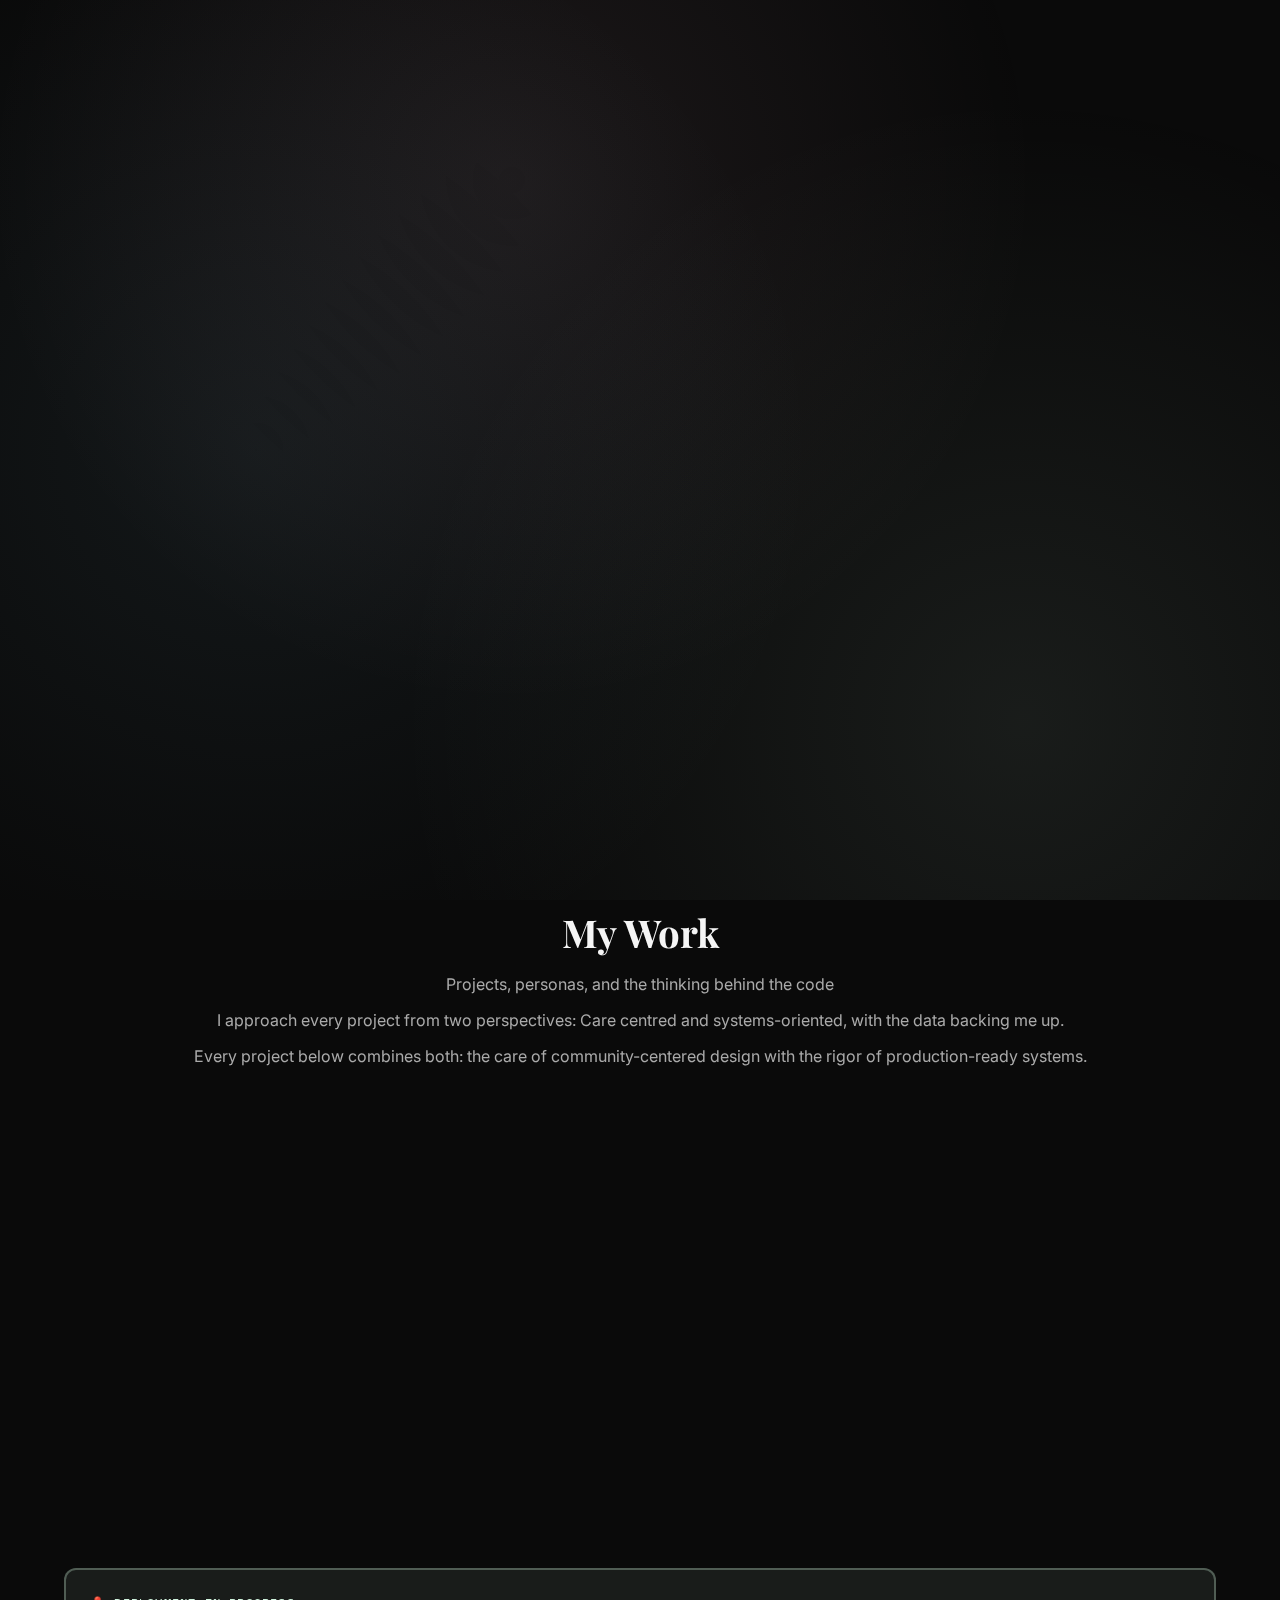
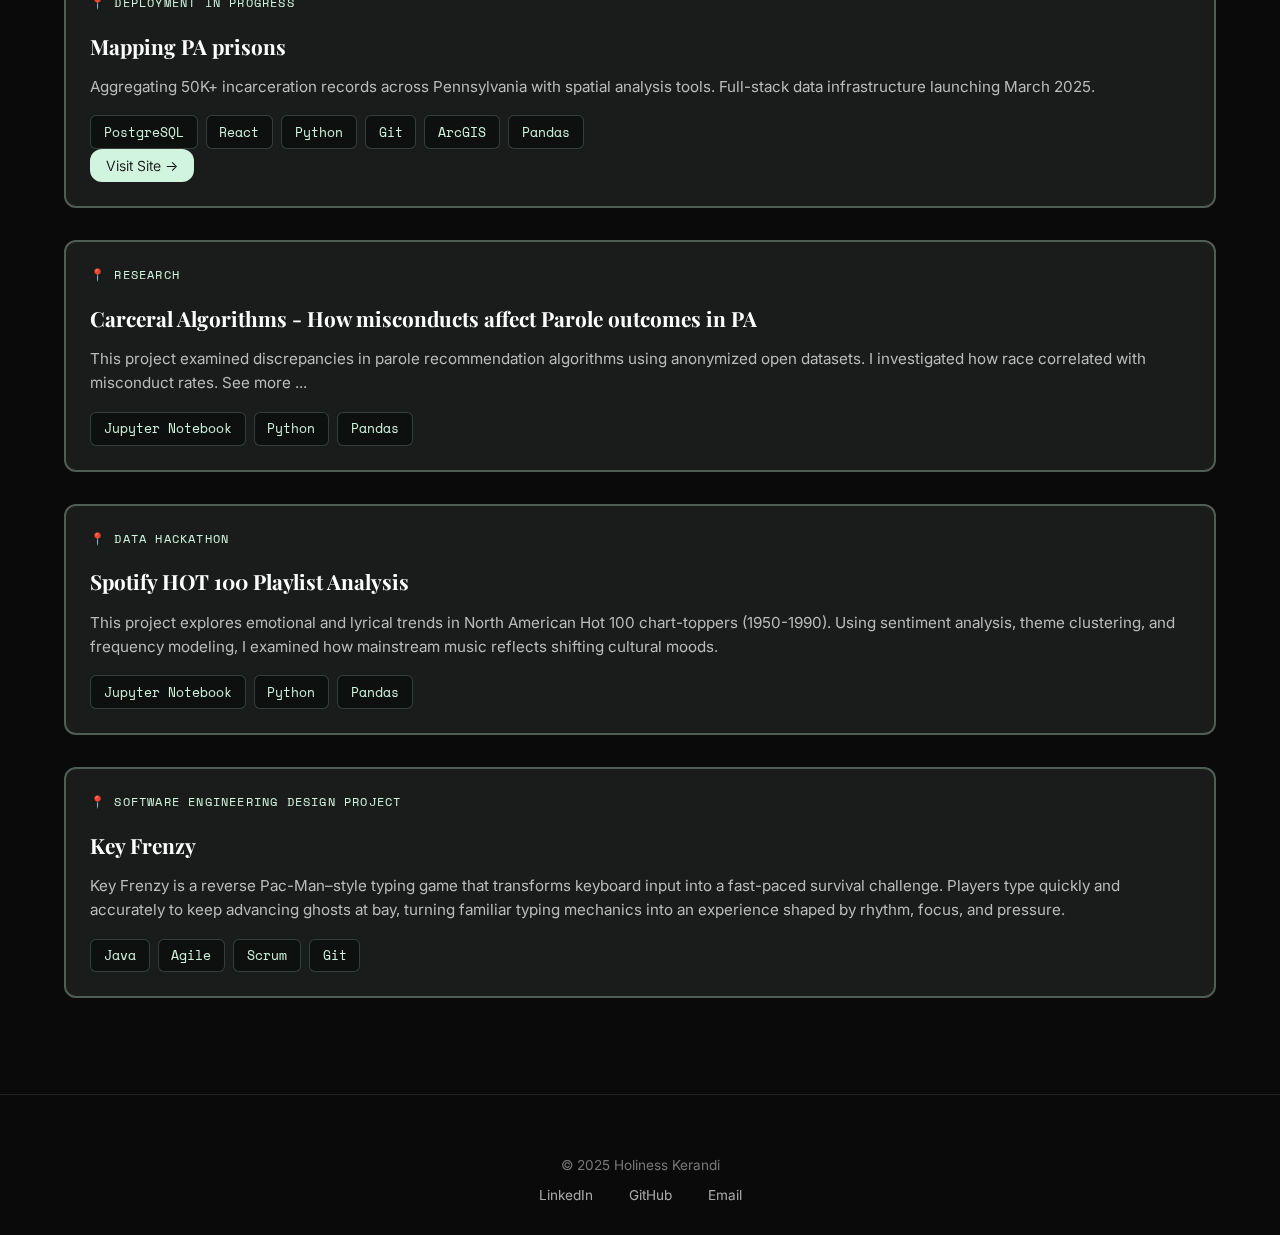
<file: index.html>
<!DOCTYPE html>
<html lang="en">
<head>
    <meta charset="UTF-8">
    <meta name="viewport" content="width=device-width, initial-scale=1.0">
    <title>Holiness Kerandi — Data Engineer</title>
    <link href="https://fonts.googleapis.com/css2?family=Inter:wght@400;500;600;700&family=Playfair+Display:wght@600;700&family=Space+Mono:wght@400;700&display=swap" rel="stylesheet">
    <link rel="stylesheet" href="./home.css" />


</head>

<body>

    <section class="hero">
        <div class="hero-content">
            
            <!-- LEFT SIDE - COMIC -->
            <div class="hero-left">
                <img class="comic-strip" src="img/hero1.jpg" alt="My Journey Into Data Engineering">
                <p class="comic-caption">
                    <!-- <strong> My Journey Into Data Engineering</strong><br> -->
                    <!-- Designed in Canva · Four panels showing the evolution from solo learning → finding purpose → collaboration → building systems that matter -->
                </p>
            </div>

            <!-- RIGHT SIDE - CREDENTIALS -->
            <div class="hero-right">
                <h1 class="greeting">Hi, I'm Holiness 👋🏾</h1>
                <h2 class="role">Data Engineer</h2>
                <p class="tagline">"From Pixels to Pipelines"</p>
                <!-- <p class="intro-text">
                    I build data systems with the same intentionality I bring to visual storytelling. 
                    Turning messy real-world data into production-ready infrastructure that drives justice and insight.
                </p> -->
                

                <!-- Current Project Box -->
                <div class="current-project">
                    <div class="current-project-label">📍 Currently Building</div>
                    <h3 class="current-project-title">Babe!</h3>
                    <p class="current-project-desc">
                        "A privacy-first women's health diary and community platform built in React Native, 
                        with local SQLite persistence, biometric lock, and a community wisdom network 
                        — designed around the health experiences of Black women."
                       
                    </p>
                    <div class="tech-badges">
                        <span class="tech-badge">Supabase</span>
                        <span class="tech-badge">React Native</span>
                        <span class="tech-badge">SQLite</span>
                        <span class="tech-badge">Expo</span>
                        <span class="tech-badge">Spotify Web API</span>

                        <a href="img/babe.png" class="btn-small" >Image Preview →</a>
                    </div>
                </div>



                <!-- Stats -->
                <div class="stats-grid">
                    <div class="stat-item">
                        <span class="stat-emoji">📊</span>
                        <span class="stat-text">10,000+ records analyzed</span>
                    </div>
                    <div class="stat-item">
                        <span class="stat-emoji">🗄️</span>
                        <span class="stat-text">5+ data sources integrated</span>
                    </div>
                    <div class="stat-item">
                        <span class="stat-emoji">🏆</span>
                        <span class="stat-text">1st Place Data Hackathon</span>
                    </div>
    
                </div>

                <!-- CTA Buttons -->
                <div class="cta-buttons">
                    <a href="#personas" class="btn-primary">View Projects →</a>
                    <a href="img/DataEngineeringResume.pdf" class="btn-secondary">Download Resume</a>
                </div>


            </div>

        </div>
    </section>

    <!-- PERSONAS SECTION -->
    <section class="personas-section" id="personas">
        <div class="personas-header">
            <h2>My Work </h2>
            <p>Projects, personas, and the thinking behind the code</p>
            <p> I approach every project from two perspectives: Care centred and systems-oriented, with the data backing me up.</p>
            <p>Every project below combines both: the care of community-centered design with the rigor of production-ready systems. </p>
        </div>

        <div class="personas"> 
            <a class="card auntie">
                <img src="img/avatars/tantine_front.png">
                <p>soft tech • playful builds • digital care ☁️</p>
                <span class="card-link"> ✨ Creative Tech →</span>
            </a>

            <a class="card data">
                <img src="img/avatars/data_front.png" >
                <p> Systems, Pipelines & Impact </p>
                <span class="card-link"> ⚙️ Engineering projects →</span>
            </a>
        </div>



        <!-- Current Project Box -->
        <div class="current-project">
            <div class="current-project-label">📍 Deployment in Progress </div>
            <h3 class="current-project-title">Mapping PA prisons</h3>
            <p class="current-project-desc">
                Aggregating 50K+ incarceration records across Pennsylvania with spatial analysis tools. 
                Full-stack data infrastructure launching March 2025.
            </p>
            <div class="tech-badges">
                <span class="tech-badge">PostgreSQL</span>
                <span class="tech-badge">React</span>
                <span class="tech-badge">Python</span>
                <span class="tech-badge">Git</span>
                <span class="tech-badge">ArcGIS</span>
                <span class="tech-badge">Pandas</span>
            </div>

            <a href="https://carceral.netlify.app/" class="btn-small" target="_blank"> Visit Site →</a>
            </div>
        </div>

        <div class="current-project">
            <div class="current-project-label">📍 Research </div>
            <h3 class="current-project-title">Carceral Algorithms - How misconducts affect Parole outcomes in PA</h3>
            <p class="current-project-desc">
                This project examined discrepancies in parole recommendation algorithms using anonymized open datasets.  
                I investigated how race correlated with misconduct rates. 
                See more ...
            </p>
            <div class="tech-badges">
                <span class="tech-badge">Jupyter Notebook</span>
                <span class="tech-badge">Python</span>
                <span class="tech-badge">Pandas</span>
            </div>

            <!-- <a href="img/babe.png" class="btn-small" target="_blank"> Visit Site →</a> -->

        </div>

        <div class="current-project">
            <div class="current-project-label">📍 Data Hackathon </div>
            <h3 class="current-project-title">Spotify HOT 100 Playlist Analysis</h3>
            </h3>
            <p class="current-project-desc">
                This project explores emotional and lyrical trends in North American Hot 100 chart-toppers 
                (1950-1990). Using sentiment analysis, theme clustering, and frequency modeling, 
                I examined how mainstream music reflects shifting cultural moods.
            </p>
            <div class="tech-badges">
                <span class="tech-badge">Jupyter Notebook</span>
                <span class="tech-badge">Python</span>
                <span class="tech-badge">Pandas</span>
            </div>
        </div>

        <div class="current-project">
            <div class="current-project-label">📍 Software Engineering Design Project </div>
            <h3 class="current-project-title">Key Frenzy</h3>
            <p class="current-project-desc">
                Key Frenzy is a reverse Pac-Man–style typing game that transforms keyboard input into a fast-paced survival challenge.  
                Players type quickly and accurately to keep advancing ghosts at bay, 
                turning familiar typing mechanics into an experience shaped by rhythm, focus, and pressure.
            </p>
            <div class="tech-badges">
                <span class="tech-badge">Java</span>
                <span class="tech-badge">Agile</span>
                <span class="tech-badge">Scrum</span>
                <span class="tech-badge">Git</span>
                
            </div>
        </div>

    </section>
        

    

    <!-- FOOTER -->
    <footer>
        <p>&copy; 2025 Holiness Kerandi</p>
        <a href="https://www.linkedin.com/in/holiness-kerandi-20b170250/" target="_blank">LinkedIn</a>
        <a href="https://github.com/hkerandi" target="_blank">GitHub</a>
        <a href="mailto:holinesskerandi@gmail.com">Email</a>
    </footer>

</body>
</html>
</file>
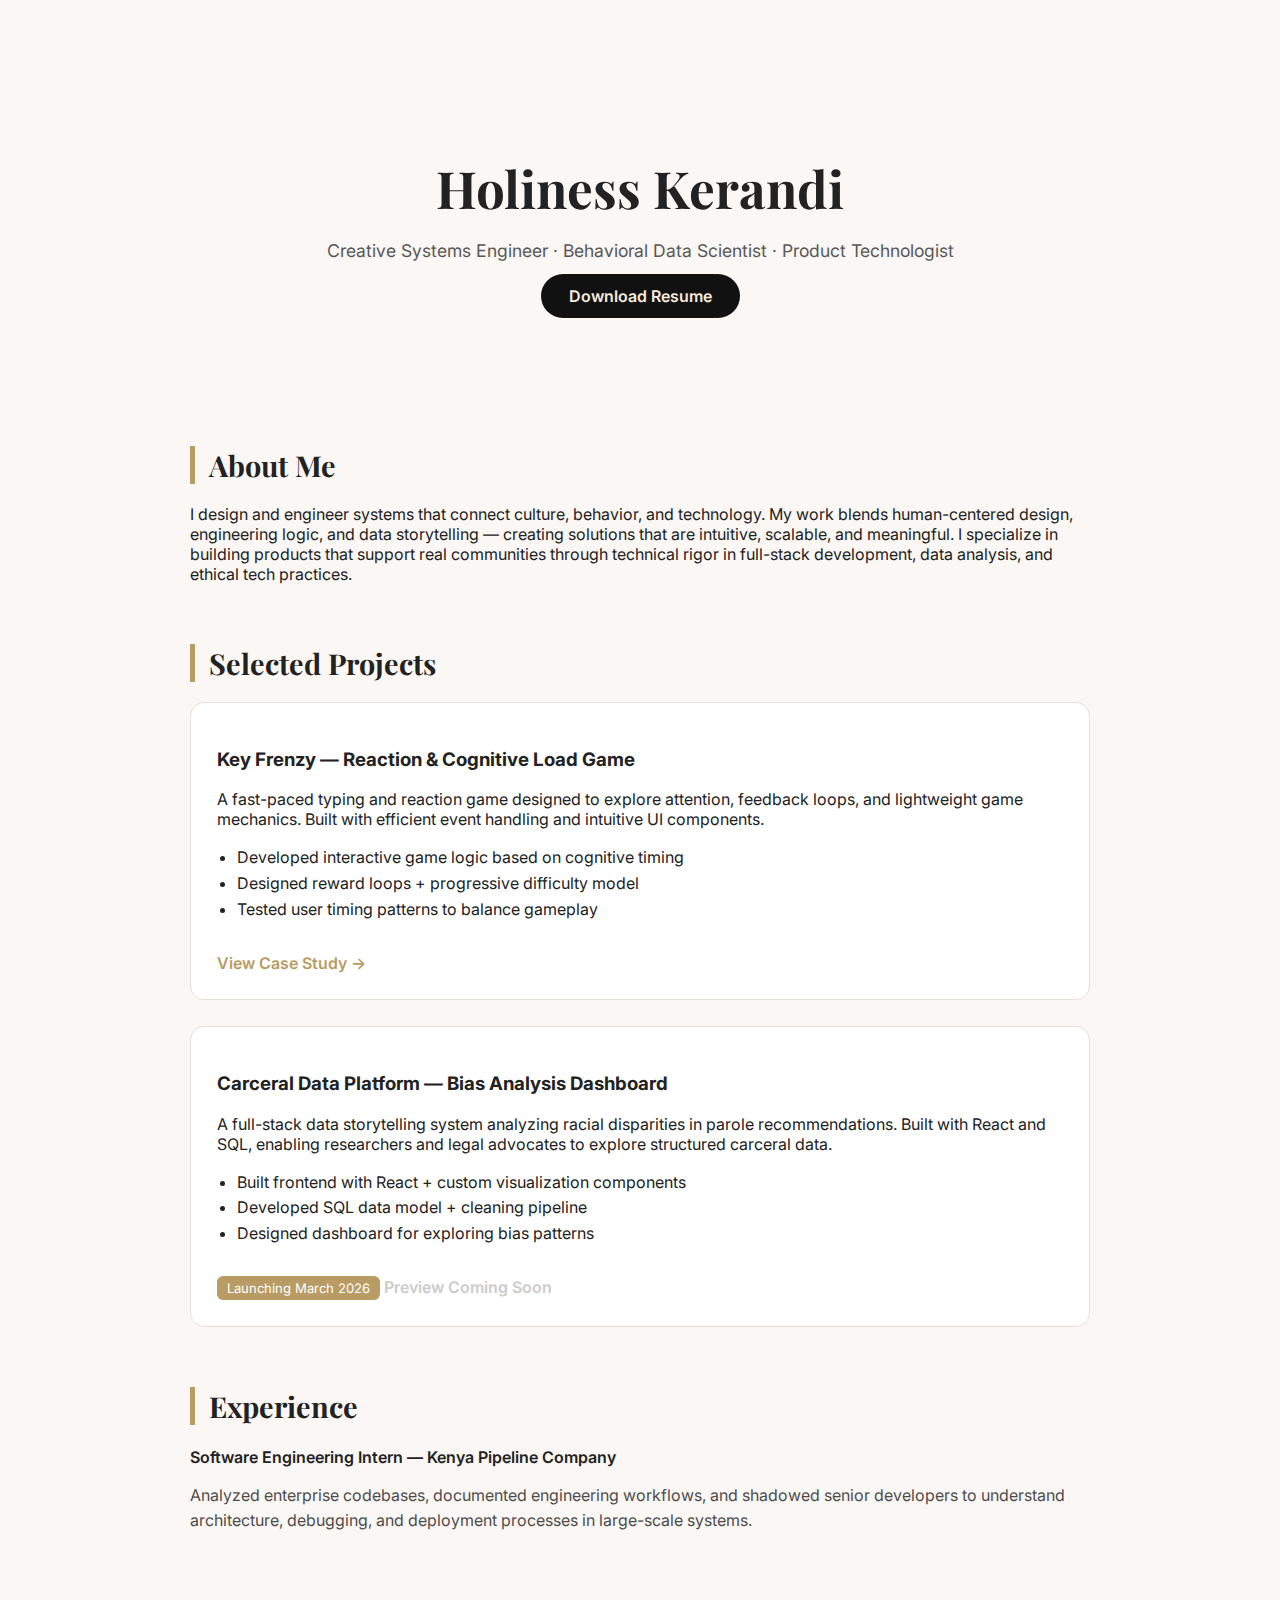
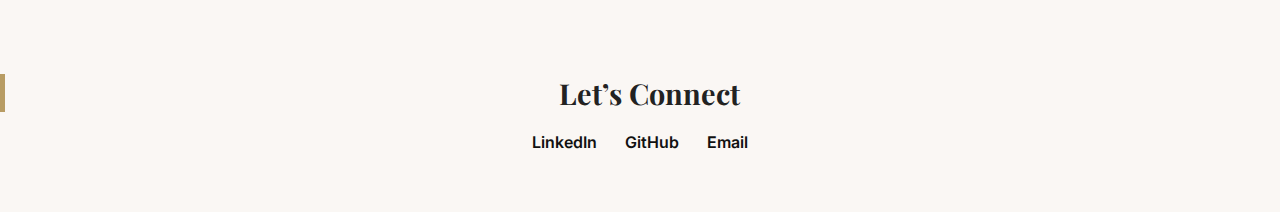
<file: corporate.html>
<!DOCTYPE html>
<html lang="en">
<head>
  <meta charset="UTF-8">
  <meta name="viewport" content="width=device-width, initial-scale=1.0">
  <title>Corporate Baddie — Holiness Kerandi</title>
  <link rel="stylesheet" href="corporate.css">

  <!-- Fonts -->
  <link href="https://fonts.googleapis.com/css2?family=Inter:wght@300;400;600&family=Playfair+Display:wght@500;600&display=swap" rel="stylesheet">
</head>

<body>

  <!-- 🔥 HERO SECTION -->
  <section class="hero">
    <h1>Holiness Kerandi</h1>
    <p class="tagline">Creative Systems Engineer · Behavioral Data Scientist · Product Technologist</p>
    <a href="Holiness_Kerandi_Resume.pdf" class="primary-btn">Download Resume</a>
  </section>

  <!-- 📌 ABOUT ME -->
  <section class="about container">
    <h2 class="section-title">About Me</h2>
    <p>
      I design and engineer systems that connect culture, behavior, and technology. 
      My work blends human-centered design, engineering logic, and data storytelling — creating solutions 
      that are intuitive, scalable, and meaningful. I specialize in building products that support real 
      communities through technical rigor in full-stack development, data analysis, and ethical tech practices.
    </p>
  </section>

  <!-- 📌 PROJECTS -->
  <section class="projects container">
    <h2 class="section-title">Selected Projects</h2>

    <!-- 🟩 PROJECT 1 -->
    <div class="project-card">
      <h3>Key Frenzy — Reaction & Cognitive Load Game</h3>
      <p>
        A fast-paced typing and reaction game designed to explore attention, feedback loops, 
        and lightweight game mechanics. Built with efficient event handling and intuitive UI components.
      </p>
      <ul class="metrics">
        <li>Developed interactive game logic based on cognitive timing</li>
        <li>Designed reward loops + progressive difficulty model</li>
        <li>Tested user timing patterns to balance gameplay</li>
      </ul>
      <a href="#" class="case-btn">View Case Study →</a>
    </div>

  

    <!-- 🟩 PROJECT 3 -->
    <div class="project-card coming-soon">
      <h3>Carceral Data Platform — Bias Analysis Dashboard</h3>
      <p>
        A full-stack data storytelling system analyzing racial disparities in parole recommendations. 
        Built with React and SQL, enabling researchers and legal advocates to explore structured carceral data.
      </p>
      <ul class="metrics">
        <li>Built frontend with React + custom visualization components</li>
        <li>Developed SQL data model + cleaning pipeline</li>
        <li>Designed dashboard for exploring bias patterns</li>
      </ul>
      <span class="label">Launching March 2026</span>
      <a class="case-btn inactive">Preview Coming Soon</a>
    </div>
  </section>

  

  <!-- 📌 EXPERIENCE -->
  <section class="experience container">
    <h2 class="section-title">Experience</h2>

    <div class="exp-item">
      <h4>Software Engineering Intern — Kenya Pipeline Company</h4>
      <p class="exp-text">
        Analyzed enterprise codebases, documented engineering workflows, and shadowed senior developers 
        to understand architecture, debugging, and deployment processes in large-scale systems.
      </p>
    </div>
  </section>

  <!-- 📌 CONTACT -->
  <section class="contact">
    <h2 class="section-title">Let’s Connect</h2>
    <div class="contact-links">
      <a href="#">LinkedIn</a>
      <a href="#">GitHub</a>
      <a href="mailto:you@email.com">Email</a>
    </div>
  </section>

</body>
</html>
</file>
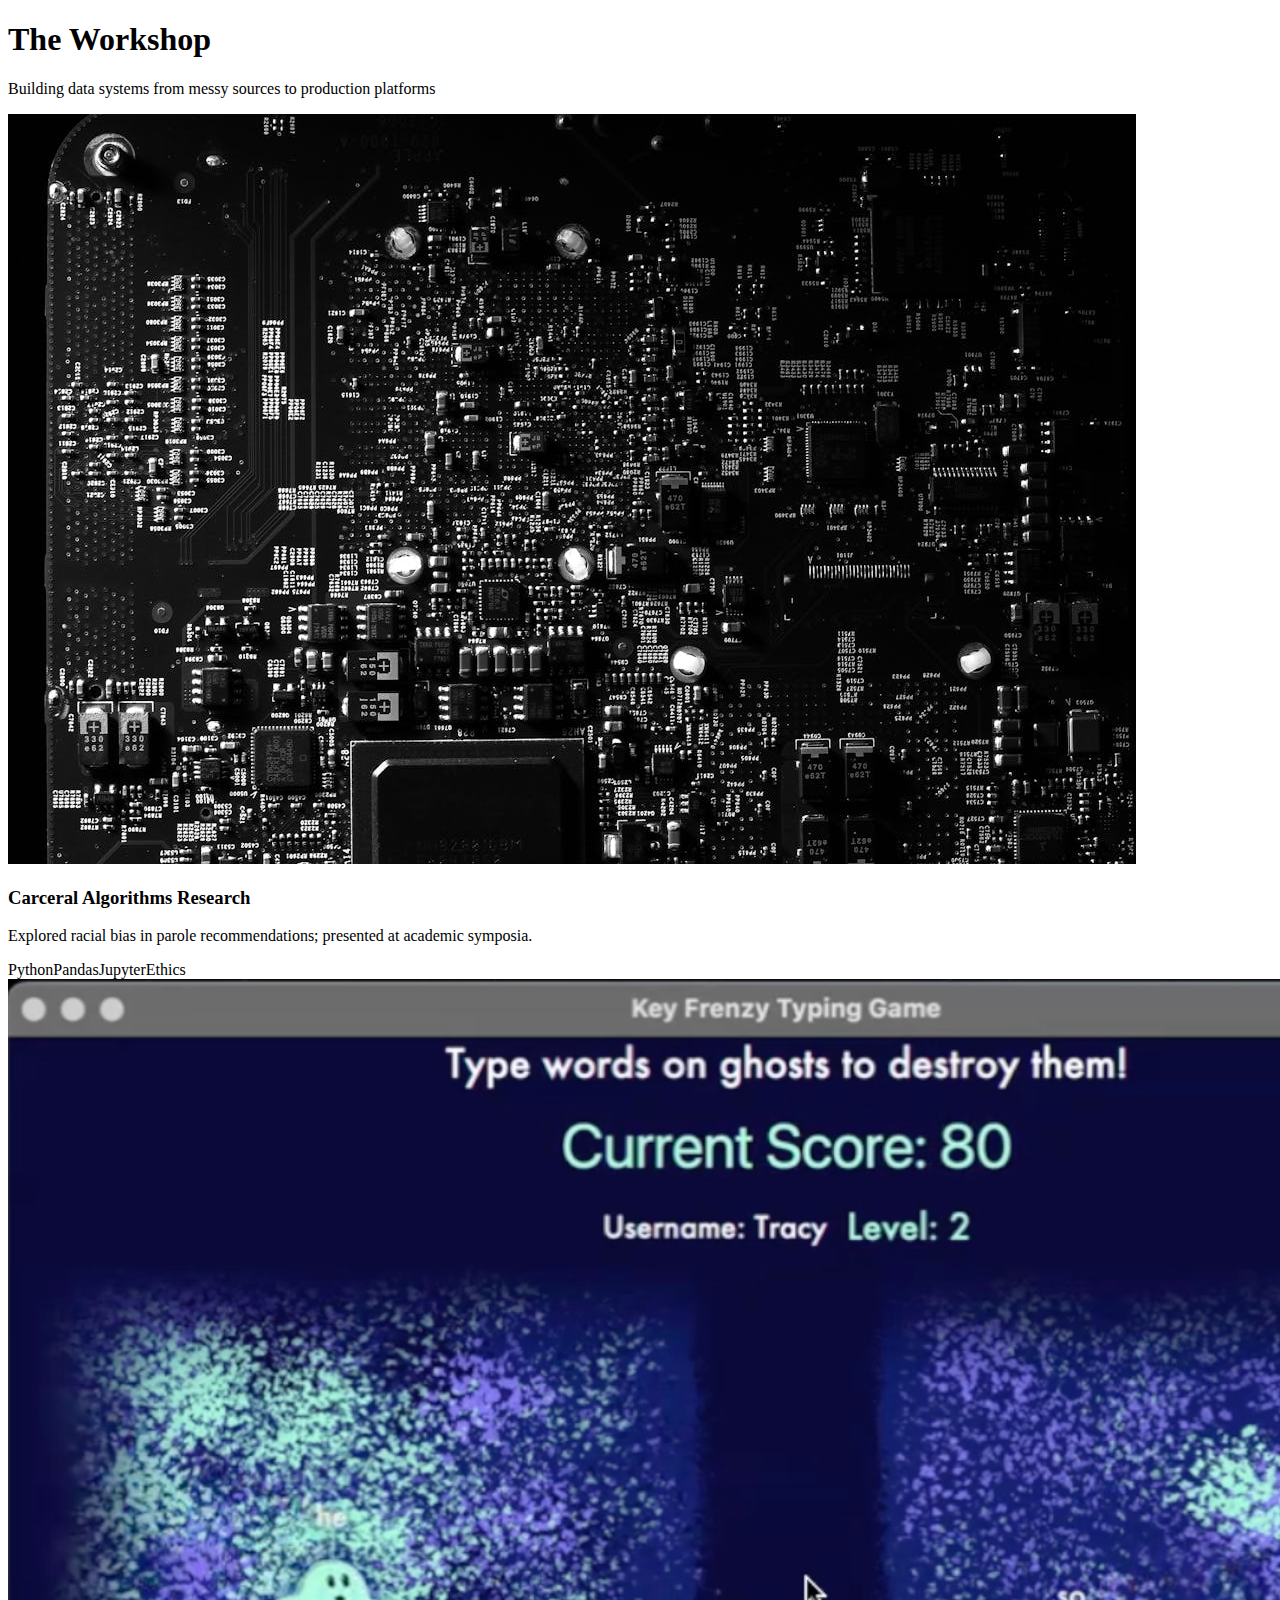
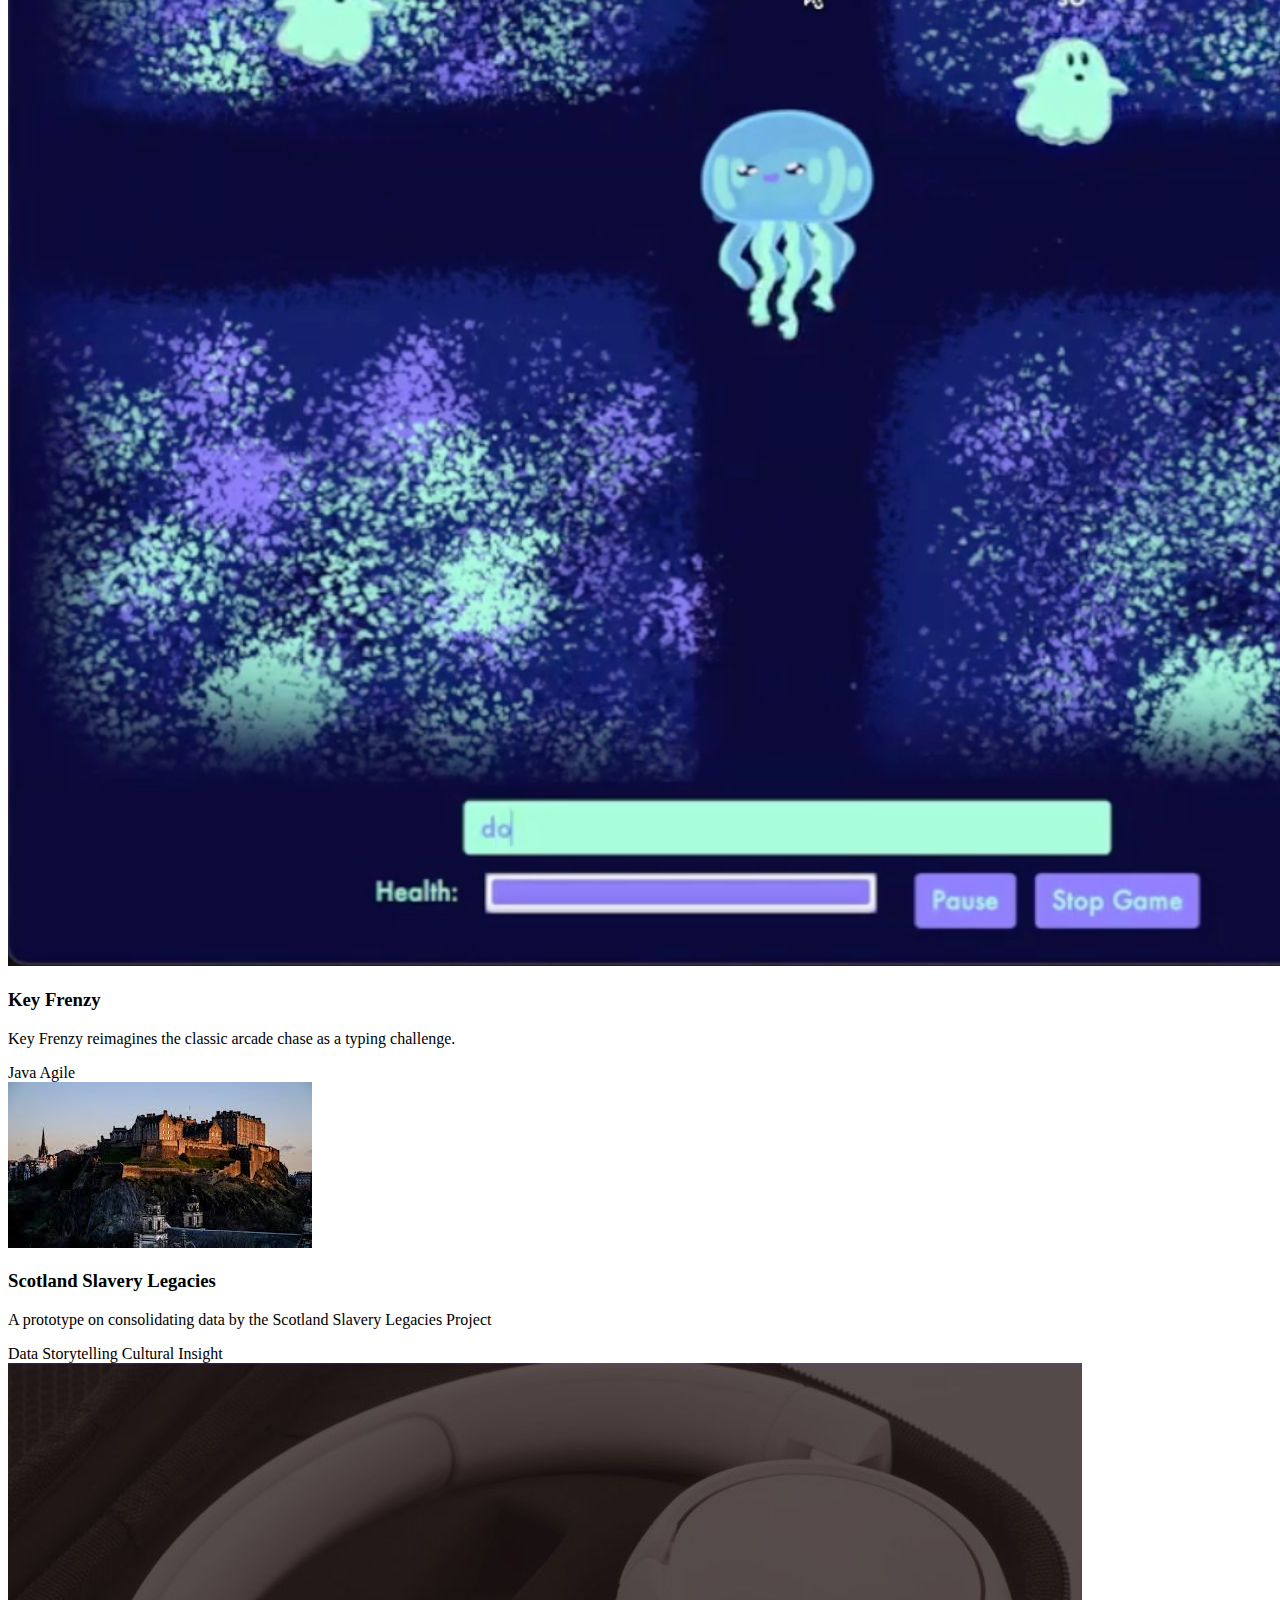
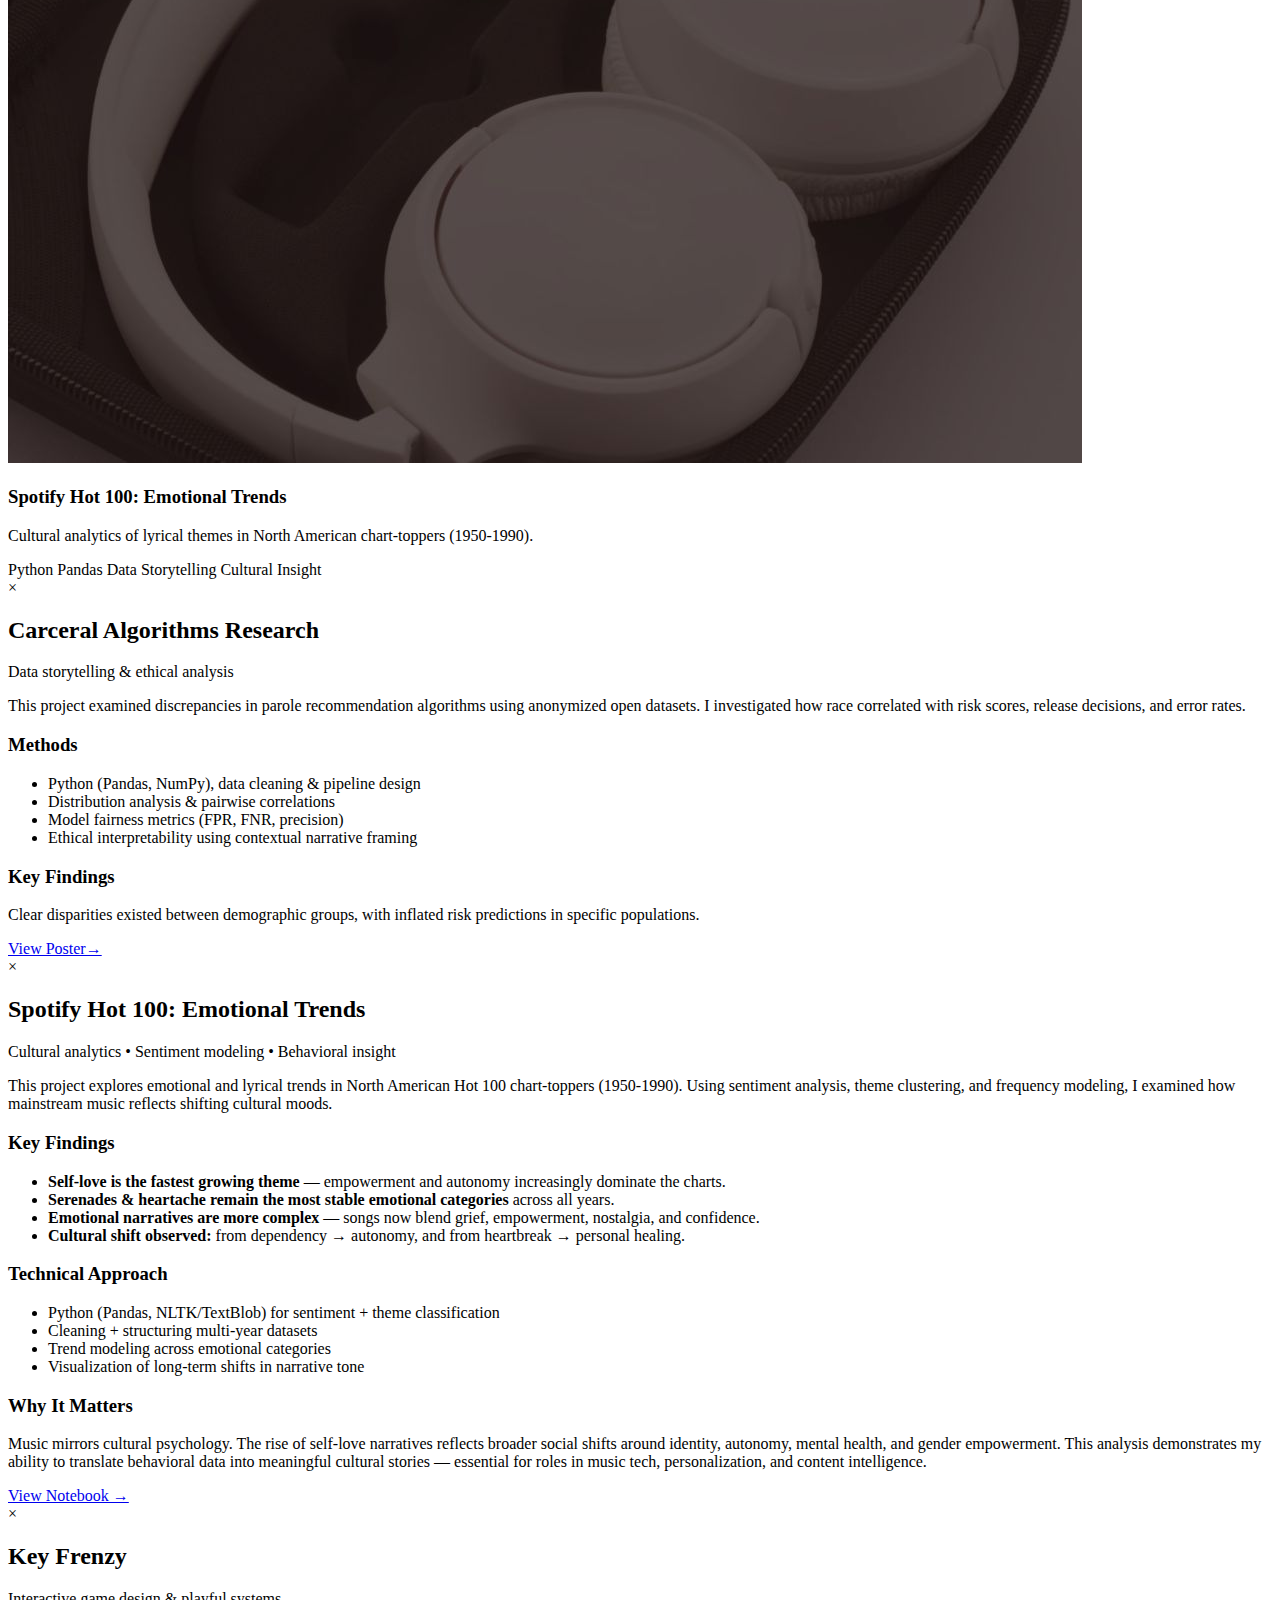
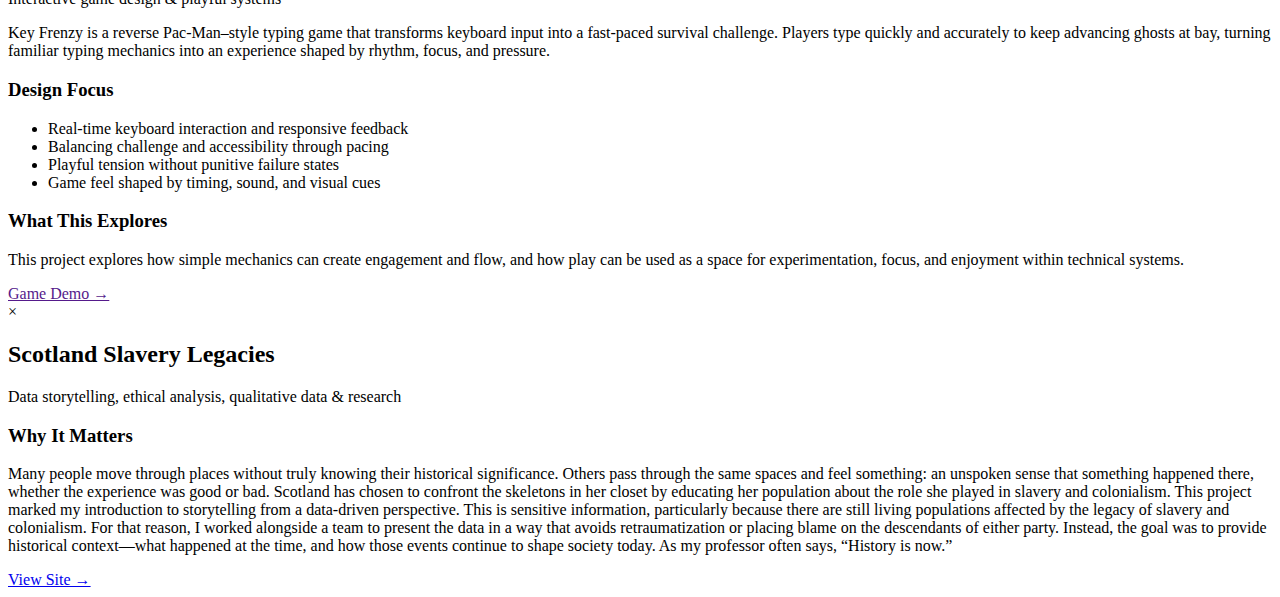
<file: data.html>
<!DOCTYPE html>
<html lang="en">
<head>
    <meta charset="UTF-8">
    <meta name="viewport" content="width=device-width, initial-scale=1.0">
    <title>The Workshop | Holiness Kerandi</title>
    <link rel="stylesheet" href="data.css">
    <link href="https://fonts.googleapis.com/css2?family=Inter:wght@300;400;500;600&family=Playfair+Display:wght@500&display=swap" rel="stylesheet">
</head>

<script>
function openModal(id) {
    const modal = document.getElementById(id);
    if (modal) {
        modal.style.display = "flex";
        document.body.style.overflow = "hidden"; // prevent scroll
    }
}

function closeModal(id) {
    const modal = document.getElementById(id);
    if (modal) {
        modal.style.display = "none";
        document.body.style.overflow = "auto"; // restore scroll
    }
}

// Close modal when clicking outside modal-content
window.onclick = function(event) {
    document.querySelectorAll(".modal").forEach(modal => {
        if (event.target === modal) {
            modal.style.display = "none";
            document.body.style.overflow = "auto";
        }
    });
};
</script>


<body>

    <!-- HEADER -->
    <header class="header">
        <h1> The Workshop</h1>
        
        <p class="subtitle"> Building data systems from messy sources to production platforms</p>

       <!-- <div class="top-actions">
            <a href="img/DataEngineering Resume.pdf" class="btn resume">Resume</a>
        </div>
    </header> -->

    <!-- SEARCH + FILTERS -->
    <!-- <section class="search-section">
        <input type="text" class="search-bar" placeholder="Search projects, tech, narratives…">
    </section> -->

    <!-- PROJECT GRID -->
    <section class="grid">

        <!-- PROJECT CARD 1 -->
        <div class="card" onclick="openModal('carceralModal')">
            <img src="img/carceral.jpeg" class="card-img">
            <div class="card-content">
                <h3>Carceral Algorithms Research</h3>
                <p class="small">Explored racial bias in parole recommendations; presented at academic symposia.</p>
                <div class="tags">
                    <span>Python</span><span>Pandas</span><span>Jupyter</span><span class="ethics">Ethics</span>
                </div>
            </div>
        </div>

        <!-- PROJECT CARD — Key frenzy -->
       <div class="card" onclick="openModal('keyFrenzyModal')">
            <img src="img/frenzy.png" class="card-img">
            <div class="card-content">
                <h3>Key Frenzy</h3>
                <p>Key Frenzy reimagines the classic arcade chase as a typing challenge.</p>
                <div class="tags">
                    <span>Java</span>
                    <span>Agile</span>
                </div>
            </div>
        </div>



    
        <!-- PROJECT CARD — Scotland Slavery Legacies -->
        <div class="card" onclick="openModal('scotlandModal')">
            <img src="img/scotland.jpeg" class="card-img">
            <div class="card-content">
                <h3>Scotland Slavery Legacies </h3>
                <p class="small">
                    A prototype on consolidating data by the Scotland Slavery Legacies Project
                </p>
                <div class="tags">
                    <span class="visual">Data Storytelling</span>
                    <span class="ethics">Cultural Insight</span>
                </div>
            </div>
        </div>


        <!-- PROJECT CARD — Spotify Hot 100 -->
        <div class="card" onclick="openModal('spotifyModal')">
            <img src="img/music.jpeg" class="card-img">
            <div class="card-content">
                <h3>Spotify Hot 100: Emotional Trends</h3>
                <p class="small">
                    Cultural analytics of lyrical themes in North American chart-toppers (1950-1990).
                </p>
                <div class="tags">
                    <span>Python</span>
                    <span>Pandas</span>
                    <span class="visual">Data Storytelling</span>
                    <span class="ethics">Cultural Insight</span>
                </div>
            </div>
        </div>   

    </section>


    <!-- MODAL TEMPLATE — CARCERAL -->
    <div id="carceralModal" class="modal">
        <div class="modal-content">
            <span class="close" onclick="closeModal('carceralModal')">&times;</span>
            <h2>Carceral Algorithms Research</h2>
            <p class="modal-sub">Data storytelling & ethical analysis</p>

            <p>
                This project examined discrepancies in parole recommendation algorithms using anonymized open datasets.  
                I investigated how race correlated with risk scores, release decisions, and error rates.
            </p>

            <h3>Methods</h3>
            <ul>
                <li>Python (Pandas, NumPy), data cleaning & pipeline design</li>
                <li>Distribution analysis & pairwise correlations</li>
                <li>Model fairness metrics (FPR, FNR, precision)</li>
                <li>Ethical interpretability using contextual narrative framing</li>
            </ul>

            <h3>Key Findings</h3>
            <p>Clear disparities existed between demographic groups, with inflated risk predictions in specific populations.</p>


            <a href="img/summer2023P.pdf" class="modal-link">View Poster→</a>
        </div>
    </div>


    <!-- MODAL — Spotify Hot 100 Analysis -->
    <div id="spotifyModal" class="modal">
        <div class="modal-content">
            <span class="close" onclick="closeModal('spotifyModal')">&times;</span>

            <h2>Spotify Hot 100: Emotional Trends</h2>
            <p class="modal-sub">Cultural analytics • Sentiment modeling • Behavioral insight</p>

            <p>
                This project explores emotional and lyrical trends in North American Hot 100 chart-toppers 
                (1950-1990). Using sentiment analysis, theme clustering, and frequency modeling, 
                I examined how mainstream music reflects shifting cultural moods.
            </p>

            <h3>Key Findings</h3>
            <ul>
                <li><strong>Self-love is the fastest growing theme</strong> — empowerment and autonomy increasingly dominate the charts.</li>
                <li><strong>Serenades & heartache remain the most stable emotional categories</strong> across all years.</li>
                <li><strong>Emotional narratives are more complex</strong> — songs now blend grief, empowerment, nostalgia, and confidence.</li>
                <li><strong>Cultural shift observed:</strong> from dependency → autonomy, and from heartbreak → personal healing.</li>
            </ul>

            <h3>Technical Approach</h3>
            <ul>
                <li>Python (Pandas, NLTK/TextBlob) for sentiment + theme classification</li>
                <li>Cleaning + structuring multi-year datasets</li>
                <li>Trend modeling across emotional categories</li>
                <li>Visualization of long-term shifts in narrative tone</li>
            </ul>

            <h3>Why It Matters</h3>
            <p>
                Music mirrors cultural psychology. The rise of self-love narratives reflects broader 
                social shifts around identity, autonomy, mental health, and gender empowerment. 
                This analysis demonstrates my ability to translate behavioral data into meaningful 
                cultural stories — essential for roles in music tech, personalization, and 
                content intelligence.
            </p>

            <a href="https://nbviewer.org/github/hkerandi/dataChallenge/blob/main/DataHot100.ipynb
" class="modal-link" target="_blank">View Notebook →</a>
        </div>
    </div>

    <!-- MODAL TEMPLATE — KEY FRENZY -->
    <div id="keyFrenzyModal" class="modal">
        <div class="modal-content">
            <span class="close" onclick="closeModal('keyFrenzyModal')">&times;</span>
            <h2>Key Frenzy</h2>
            <p class="modal-sub">Interactive game design & playful systems</p>

            <p>
                Key Frenzy is a reverse Pac-Man–style typing game that transforms keyboard input into a fast-paced survival challenge.  
                Players type quickly and accurately to keep advancing ghosts at bay, turning familiar typing mechanics into an experience shaped by rhythm, focus, and pressure.
            </p>

            <h3>Design Focus</h3>
            <ul>
                <li>Real-time keyboard interaction and responsive feedback</li>
                <li>Balancing challenge and accessibility through pacing</li>
                <li>Playful tension without punitive failure states</li>
                <li>Game feel shaped by timing, sound, and visual cues</li>
            </ul>

            <h3>What This Explores</h3>
            <p>
                This project explores how simple mechanics can create engagement and flow, and how play can be used as a space for experimentation, focus, and enjoyment within technical systems.
            </p>

            <a href="" class="modal-link"> Game Demo →</a>
        </div>
    </div>


    <!-- MODAL TEMPLATE — SCOTLAND -->
    <div id="scotlandModal" class="modal">
        <div class="modal-content">
            <span class="close" onclick="closeModal('scotlandModal')">&times;</span>
            <h2>Scotland Slavery Legacies</h2>
            <p class="modal-sub">Data storytelling, ethical analysis, qualitative data & research</p>

            <h3>Why It Matters</h3>
            <p>
              Many people move through places without truly knowing their historical significance. 
              
              Others pass through the same spaces and feel something: an unspoken sense that something happened there, whether the experience was good or bad.
              Scotland has chosen to confront the skeletons in her closet by educating her population about the role she played in slavery and colonialism. 
              
              This project marked my introduction to storytelling from a data-driven perspective.
              This is sensitive information, particularly because there are still living populations affected by the legacy of slavery and colonialism. For that reason, I worked alongside a team to present the data in a way that avoids retraumatization or placing blame on the descendants of either party. Instead, the goal was to provide historical context—what happened at the time, and how those events continue to shape society today.
              As my professor often says, “History is now.”

            </p>

            <a href= "https://sites.google.com/bucknell.edu/addressing-slavery-and-colonia/home?read_current=1" class="modal-link">View Site →</a>
        </div>
    </div>


</body>
</html>
</file>
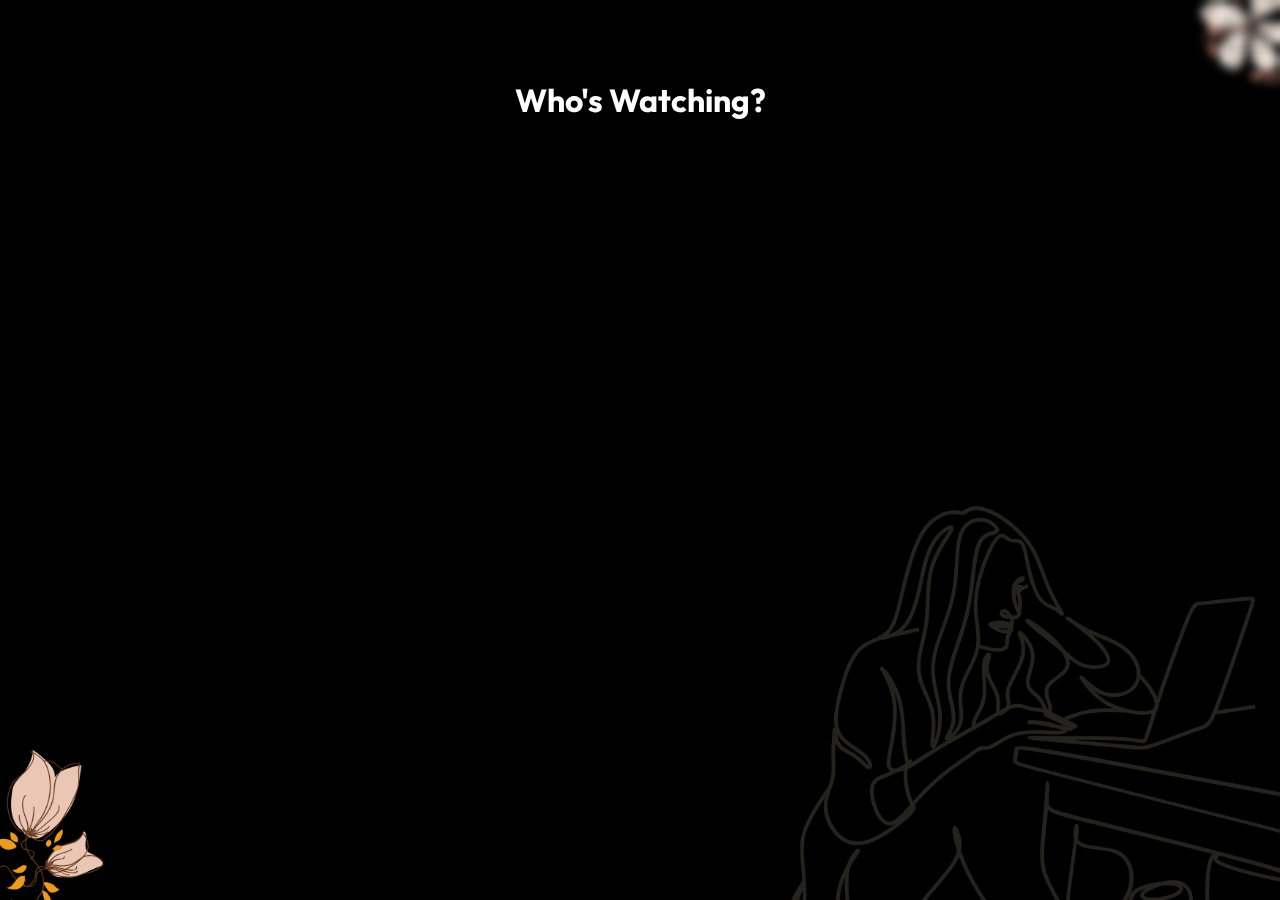
<file: personna.html>
<!DOCTYPE html>
<html lang="en">
<head>
  <meta charset="UTF-8" />
  <meta name="viewport" content="width=device-width, initial-scale=1.0" />
  <title>Holiness Kerandi</title>
  <link rel="stylesheet" href="style.css" />
  <link href="https://fonts.googleapis.com/css2?family=Poppins:wght@400;600&display=swap" rel="stylesheet">

</head>

<body class="landing">
  <!-- Big Netflix-like title -->
  <div class="intro">Who's Watching?</div>

  <!-- Persona cards (now clickable links) -->
  <div class="personas">
    <a href="corporate.html" class = "card corporate">
      <img src="img/avatars/corprateBaddie_front.png" alt="Corporate Baddie">
      <h3>Corporate Baddie</h3>
      <p>Poised. Powerful. Multi-skilled.</p>
    </a>
  

    <a href="webXR/auntie.html" class = "card auntie">
      <img src="img/avatars/tantine_front.png" alt="Rich Auntie">
      <h3>Rich Auntie</h3>
      <p>Luxury meets storytelling & XR.</p>
    </a>

    <a href="data.html" class = "card data">
      <img src="img/avatars/data_front.png" alt="Data Diva">
      <h3>Data Diva</h3>
      <p>Knows the numbers. Owns the room.</p>
    </a>
  
  </div>
</body>
</html>
</file>
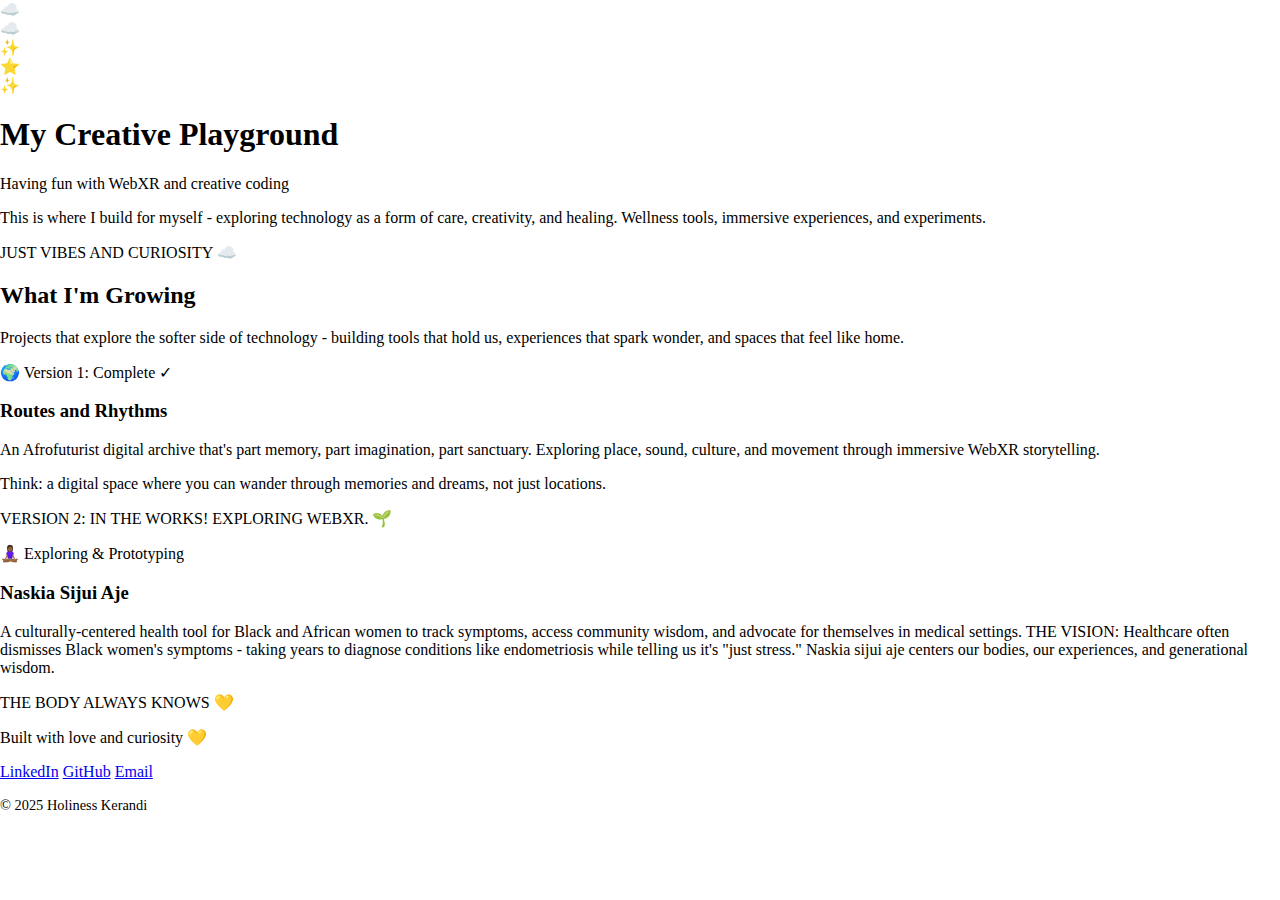
<file: webXR/auntie.html>
<!DOCTYPE html>
<html lang="en">
<head>
    <meta charset="UTF-8">
    <meta name="viewport" content="width=device-width, initial-scale=1.0">
    <title>Creati</title>
    <link rel="stylesheet" href="style.css">
    <link href="https://fonts.googleapis.com/css2?family=Playfair+Display:wght@400;600&family=Poppins:wght@300;400;500&display=swap" rel="stylesheet">
    <link href="https://fonts.googleapis.com/css2?family=Bebas+Neue&display=swap" rel="stylesheet">

</head>

<body>

    <!-- Floating Decorations -->
    <div class="float-decoration cloud1">☁️</div>
    <div class="float-decoration cloud2">☁️</div>
    <div class="float-decoration sparkle1">✨</div>
    <div class="float-decoration sparkle2">⭐</div>


    <!-- Hero Section -->
    <section class="hero">
        <span class="hero-emoji">✨</span>
        <h1>My Creative Playground</h1>
        <p class="hero-subtitle"> Having fun with WebXR and creative coding</p>
        <p class="hero-description">
            This is where I build for myself - exploring technology as a form 
            of care, creativity, and healing. Wellness tools, immersive experiences, 
            and experiments.
        </p>
        <p class="hero-note">
            JUST VIBES AND CURIOSITY ☁️
        </p>
    </section>

    <!-- Projects Section -->
    <section class="projects">
        <div class="section-intro">
            <h2>What I'm Growing</h2>
            <p>Projects that explore the softer side of technology - 
            building tools that hold us, experiences that spark wonder, 
            and spaces that feel like home.</p>
        </div>

        <div class="project-grid">

            <!-- Project 1: Routes and Rhythms -->
            <div class="project-card">
                <span class="project-icon">🌍</span>
                <span class="project-status">Version 1: Complete ✓</span>
                <h3>Routes and Rhythms </h3>
                <p class="project-description">
                    An Afrofuturist digital archive that's part memory, 
                    part imagination, part sanctuary. Exploring place, sound, culture, 
                    and movement through immersive WebXR storytelling.
                </p>
                <p class="project-description">
                    Think: a digital space where you can wander through 
                    memories and dreams, not just locations.
                </p>
                <p class="project-note">
                    VERSION 2: IN THE WORKS! EXPLORING WEBXR. 🌱
                
                </p>
                <!-- <a href="#" class="project-link">Explore Routes and Rhythms →</a> -->
            </div>

            <!-- Project 2: Wellness Tools -->
            <div class="project-card">
                <span class="project-icon">🧘🏾‍♀️</span>
                <span class="project-status">Exploring & Prototyping</span>
                <h3>Naskia Sijui Aje</h3>
                <p class="project-description">
                    A culturally-centered health tool for Black and African women 
                    to track symptoms, access community wisdom, and advocate for 
                    themselves in medical settings.

                    THE VISION:
                        Healthcare often dismisses Black women's symptoms - taking 
                        years to diagnose conditions like endometriosis while telling 
                        us it's "just stress." Naskia sijui aje centers our bodies, our 
                        experiences, and generational wisdom.

                </p>
                
                <p class="project-note">
                    THE BODY ALWAYS KNOWS 💛
                </p>
            </div>

        </div>

        <!-- Coming Soon Section
        <div class="coming-soon">
            <span class="coming-soon-icon">🌱</span>
            <h3>Seeds I'm Planting</h3>
            <p>
                This garden grows at its own pace. Some ideas are just beginning 
                to sprout, others are taking root. I'm learning to build with 
                patience and intention.
            </p>
            <ul class="seeds-list">
                <li>More immersive XR experiences (learning Babylon.js!)</li>
                <li>Interactive rituals for rest and reflection</li>
                <li>Digital spaces that feel like warm embraces</li>
                <li>Tools for creative journaling and self-discovery</li>
                <li>Explorations in spatial audio and soundscapes</li>
            </ul>
            <p style="font-style: italic; margin-top: 2rem; color: #F7C4D6;">
                This space is alive. Come back to see what's bloomed ✨
            </p>
        </div> -->

    </section>

    <!-- Footer -->
    <footer>
        <p>Built with love and curiosity 💛</p>
        <div class="footer-links">
            <a href="https://www.linkedin.com/in/holiness-kerandi-20b170250/" target="_blank">LinkedIn</a>
            <a href="https://github.com/hkerandi" target="_blank">GitHub</a>
            <a href="mailto:holinesskerandi@gmail.com">Email</a>
        </div>
        <p style="margin-top: 1rem; font-size: 0.9rem;">© 2025 Holiness Kerandi</p>
    </footer>

</body>
</html>
</file>
<file: corporate.css>
/* GLOBAL STYLES */
body {
  margin: 0;
  background: #faf7f4;
  color: #222;
  font-family: 'Inter', sans-serif;
}

.container {
  width: 80%;
  max-width: 900px;
  margin: auto;
}

/* HERO */
.hero {
  text-align: center;
  padding: 120px 20px 80px;
}

.hero h1 {
  font-family: 'Playfair Display', serif;
  font-size: 3.2rem;
  margin-bottom: 8px;
}

.tagline {
  opacity: 0.75;
  font-size: 1.1rem;
  margin-bottom: 25px;
}

.primary-btn {
  background: #111;
  color: #f6eadf;
  padding: 12px 28px;
  border-radius: 28px;
  text-decoration: none;
  font-weight: 600;
  transition: 0.3s;
}

.primary-btn:hover {
  background: #000;
}

/* SECTION TITLES */
.section-title {
  font-family: 'Playfair Display', serif;
  font-size: 1.8rem;
  border-left: 5px solid #b89c63;
  padding-left: 14px;
  margin: 60px 0 20px;
}

/* PROJECT CARD */
.project-card {
  background: #fff;
  border: 1px solid #e7dfd8;
  border-radius: 14px;
  padding: 26px;
  margin-bottom: 26px;
  transition: 0.3s ease;
}

.project-card:hover {
  border-color: #b89c63;
  box-shadow: 0 8px 18px rgba(0,0,0,0.08);
}

.metrics {
  margin-top: 12px;
  padding-left: 20px;
  line-height: 1.6;
}

.case-btn {
  display: inline-block;
  margin-top: 15px;
  color: #b89c63;
  text-decoration: none;
  font-weight: 600;
}

.case-btn:hover {
  text-decoration: underline;
}

/* Coming Soon Tag */
.label {
  display: inline-block;
  margin-top: 12px;
  background: #b89c63;
  color: #fff;
  padding: 4px 10px;
  border-radius: 6px;
  font-size: 0.82rem;
}

.case-btn.inactive {
  color: #ccc;
  pointer-events: none;
}

/* EXPERIENCE */
.exp-item {
  margin-bottom: 20px;
}

.exp-item h4 {
  font-weight: 600;
  margin-bottom: 6px;
}

.exp-text {
  opacity: 0.8;
  line-height: 1.6;
}

/* CONTACT */
.contact {
  text-align: center;
  padding: 60px 0;
}

.contact-links a {
  color: #111;
  margin: 0 12px;
  font-weight: 600;
  text-decoration: none;
}

.contact-links a:hover {
  color: #b89c63;
}
</file>
<file: data.css>
/* ---------------------------------------- */
/* GLOBAL PAGE STYLING */
/* ---------------------------------------- */

/* body {
    background-image: url("img/background.png");
    background-size: cover;
    margin: 0;
    padding: 0;
    font-family: 'Inter', system-ui, sans-serif;
    color: #E8E8E8;
    letter-spacing: 0.2px;
} */

/* section {
    width: 100%;
} */

/* ---------------------------------------- */
/* HEADER */
/* ---------------------------------------- */

/* .header {
    padding: 48px 5% 40px;
    text-align: center;
}

.header h1 {
    font-size: 3rem;
    font-family: 'Playfair Display', serif;
    margin: 0;
    color: white;
}

.subtitle {
    color: #A3A3A3;
    margin-top: 10px;
    font-size: 1.1rem;
}

.top-actions {
    margin-top: 25px;
}

.btn {
    padding: 10px 22px;
    border-radius: 24px;
    text-decoration: none;
    font-weight: 500;
    margin: 0 8px;
    transition: 0.3s ease;
}

.secondary {
    background-color: #1f1f1f;
    color: #E8E8E8;
}

.resume {
    background-color: #F0B35C;
    color: #000;
}

.secondary:hover {
    background-color: #2a2a2a;
}

.resume:hover {
    background-color: #d89f50;
}

/* ---------------------------------------- */
/* SEARCH + FILTERS */
/* ---------------------------------------- */

/* .search-section {
    max-width: 900px;
    margin: 20px auto 32px;
    padding: 0 5%;
}


.search-bar {
    width: 40%;
    padding: 10px 14px;
    border-radius: 20px;
    border: none;
    background: #1a1a1a;
    color: white;
}

.filter {
    padding: 10px 14px;
    background: #1a1a1a;
    color: white;
    border-radius: 20px;
    border: none;
} */

/* ---------------------------------------- */
/* LAB GRID */
/* ---------------------------------------- */

/* .grid::before {
    content: "";
    grid-column: 1 / -1;
    height: 1px;
    background: linear-gradient(
        to right,
        transparent,
        #2a2a2a,
        transparent
    );
    margin-bottom: 10px;
}


.grid {
    display: grid;
    grid-template-columns: repeat(auto-fit, minmax(300px, 1fr));
    gap: 28px;
    padding: 32px 6vw 60px;
    max-width: 1200px;
    margin: 0 auto;
} */

/* ---------------------------------------- */
/* CARDS */
/* ---------------------------------------- */

/* .card {
    background: #161616;
    border: 1px solid #242424;
    border-radius: 14px;
    box-shadow: 0 3px 12px rgba(0,0,0,0.25);
    overflow: hidden;
    cursor: pointer;
    transition: transform 0.25s ease, border-color 0.25s ease, box-shadow 0.25s ease;
    max-width: 350px;
    width: 100%;
    display: flex;
    flex-direction: column;
}


.card:hover {
    transform: translateY(-3px);
    border-color: #F0B35C;
    box-shadow: 0 6px 18px rgba(240, 179, 92, 0.15);
}

.card-img {
    aspect-ratio: 16 / 9;
    object-fit: cover;
    filter: contrast(1.05) brightness(0.95);
}


.card-content {
    padding: 20px 20px 22px;
    display: flex;
    flex-direction: column;
}

.card-content h3 {
    margin: 0 0 6px;
    font-family: 'Playfair Display', serif; 
    font-size: 1.4rem;   
}


.small {
    margin-bottom: 10px;
} */

/* TAGS */
/* .tags {
    margin-top: auto;
    padding-top: 8px;
}

.tags span {
    padding: 4px 10px;
    background: #222;
    border-radius: 14px;
    margin-right: 6px;
    font-size: 0.75rem;
    color: #ddd;
}

.tags .ethics {
    background: #5f3e14;
    color: #ffeccc;
}

.tags .visual {
    background: #4b2f88;
    color: #e8ddff;
} */

/* ---------------------------------------- */
/* MODALS */
/* ---------------------------------------- */
/* 
.modal {
    display: none;
    position: fixed;
    top: 0; 
    left: 0;
    width: 100%; 
    height: 100%;
    background: rgba(0,0,0,0.75);
    justify-content: center;
    align-items: center;
    padding: 20px;
    z-index: 999;
}

.modal-content {
    background: #161616;
    padding: 40px;
    width: 75%;
    max-width: 760px;
    border-radius: 14px;
    position: relative;
    border: 1px solid #333;
    box-shadow: 0 6px 25px rgba(0,0,0,0.35);
}

.modal-content h2 {
    font-family: 'Playfair Display', serif;
    margin-top: 0;
    color: #ffffff;
    font-size: 1.9rem;
}

.modal-sub {
    margin-bottom: 15px;
    font-size: 0.95rem;
    color: #c7c7c7;
}

.modal-content ul {
    padding-left: 18px;
}

.close {
    position: absolute;
    top: 18px;
    right: 24px;
    font-size: 1.8rem;
    cursor: pointer;
    color: #fff;
}

.modal-link {
    display: inline-block;
    margin-top: 25px;
    background: #F0B35C;
    padding: 10px 20px;
    border-radius: 20px;
    color: #000;
    text-decoration: none;
    font-weight: 600;
}

.modal-link:hover {
    background: #dba853;
}
 */
</file>
<file: style.css>
@import url('https://fonts.googleapis.com/css2?family=Outfit:wght@400;600;700&display=swap');

* {
  margin: 0;
  padding: 0;
  box-sizing: border-box;
}

body {
  font-family: 'Outfit', sans-serif;
  color: #fff;
  overflow-x: hidden;
  background: url("img/background.png") no-repeat center center fixed;
  background-size: cover;
}

/* Prevent link styling */
a {
  text-decoration: none;
  color: inherit;
}

/* Title */
.intro {
  text-align: center;
  padding: 80px 20px 40px;
  font-size: 2rem;
  font-weight: bold;
  backdrop-filter: blur(5px);
  color: #fff;
  text-shadow: 1px 1px 3px #000;
}

/* Animation */
@keyframes fadeIn {
  to {
    opacity: 1;
  }
}

@keyframes slideUp {
  to {
    opacity: 1;
    transform: translateY(0);
  }
}

/* Persona Container */
.personas {
  display: flex;
  justify-content: center;
  flex-wrap: wrap;
  gap: 40px;
  padding: 100px 20px;
}

/* Persona Cards */
.card {
  background: rgba(0, 0, 0, 0.5);
  padding: 30px;
  border-radius: 20px;
  text-align: center;
  width: 200px;
  transition: transform 0.3s ease, box-shadow 0.3s ease;
  cursor: pointer;
  box-shadow: 0 0 12px rgba(255, 255, 255, 0.05);
  backdrop-filter: blur(8px);
  opacity: 0;
  transform: translateY(20px);
  animation: slideUp 0.6s ease forwards;
  text-decoration: none !important;
  color: inherit;
  -webkit-font-smoothing: antialiased;
  -moz-osx-font-smoothing: grayscale;
}

.card:nth-child(1) { animation-delay: 0.2s; }
.card:nth-child(2) { animation-delay: 0.4s; }
.card:nth-child(3) { animation-delay: 0.6s; }

/* Hover Effects */
.card.corporate:hover {
  transform: translateY(-10px);
  box-shadow: 0 0 20px #89c2d9, 0 0 40px #89c2d9;
}
.card.auntie:hover {
  transform: translateY(-10px);
  box-shadow: 0 0 20px #f7c4d6, 0 0 40px #f7c4d6;
}
.card.data:hover {
  transform: translateY(-10px);
  box-shadow: 0 0 20px #d0f4de, 0 0 40px #d0f4de;
}

/* Image */
.card img {
  width: 100%;
  border-radius: 12px;
  margin-bottom: 15px;
}

/* Titles */
.card h3 {
  margin-bottom: 5px;
  font-size: 1.2rem;
  color: #ffafcc;
}

/* Descriptions */
.card p {
  font-size: 0.9rem;
  color: #aaa;
}
</file>
<file: webXR/style.css>
html, body {
  width: 100%;
  height: 100%;
  margin: 0;
  overflow: hidden;
}

#backBtn {
  position: absolute;
  top: 20px;
  left: 20px;
  background: #f4b183; /* warm accent color */
  border: none;
  padding: 0.5rem 1rem;
  border-radius: 8px;
  font-size: 0.9rem;
  cursor: pointer;
  box-shadow: 0 2px 5px rgba(0,0,0,0.3);
  transition: background 0.3s ease;
}

#backBtn:hover {
  background: #e29e5e; /* slightly darker on hover */
}


#renderCanvas {
  width: 100%;
  height: 100%;
  display: block;
}
</file>
<file: home.css>
/* --------------------
    RESET + BASE
-------------------- */

*,
*::before,
*::after {
  box-sizing: border-box;
}

body {
    margin: 0;
    padding: 0;
    font-family: 'Inter', sans-serif;
    background: #0a0a0a;
    color: #f5f5f5;
    -webkit-font-smoothing: antialiased;
    overflow-x: hidden;
}

/* Background pattern */
body::before {
  content: '';
  position: fixed;
  top: 0;
  left: 0;
  width: 100%;
  height: 100%;
  background: 
    radial-gradient(circle at 20% 50%, rgba(137, 194, 217, 0.08) 0%, transparent 50%),
    radial-gradient(circle at 80% 80%, rgba(208, 244, 222, 0.08) 0%, transparent 50%),
    radial-gradient(circle at 40% 20%, rgba(247, 196, 214, 0.08) 0%, transparent 50%);
  pointer-events: none;
  z-index: 0;
}

/* --------------------
    HERO SECTION - SPLIT LAYOUT
-------------------- */

.hero {
  position: relative;
  width: 100%;
  min-height: 90vh;
  display: flex;
  align-items: center;
  padding: 4rem 5%;
  z-index: 1;
}

.hero-content {
  max-width: 1400px;
  margin: 0 auto;
  display: grid;
  grid-template-columns: 45% 55%;
  gap: 4rem;
  align-items: center;
  width: 100%;
}

/* --------------------
    LEFT SIDE - COMIC
-------------------- */

.hero-left {
  display: flex;
  flex-direction: column;
  align-items: center;
  animation: slideInLeft 0.8s ease forwards;
  opacity: 0;
}

@keyframes slideInLeft {
  from {
    opacity: 0;
    transform: translateX(-30px);
  }
  to {
    opacity: 1;
    transform: translateX(0);
  }
}

.comic-strip {
  width: 100%;
  height: auto;
  border-radius: 16px;
  box-shadow: 0 12px 40px rgba(0,0,0,0.4);
  margin-bottom: 1.5rem;
  border: 1px solid rgba(255, 255, 255, 0.1);
}

.comic-caption {
  font-size: 0.9rem;
  color: #aaa;
  font-style: italic;
  text-align: center;
  line-height: 1.5;
}

.comic-caption strong {
  color: #d0f4de;
  font-weight: 600;
  font-style: normal;
}

/* --------------------
    RIGHT SIDE - CREDENTIALS
-------------------- */

.hero-right {
  display: flex;
  flex-direction: column;
  justify-content: center;
  animation: slideInRight 0.8s ease 0.2s forwards;
  opacity: 0;
}

@keyframes slideInRight {
  from {
    opacity: 0;
    transform: translateX(30px);
  }
  to {
    opacity: 1;
    transform: translateX(0);
  }
}

.greeting {
  font-family: 'Playfair Display', serif;
  font-size: clamp(2.5rem, 4vw, 3.5rem);
  font-weight: 700;
  margin: 0 0 0.5rem 0;
  line-height: 1.2;
}

.role {
  font-size: clamp(1.3rem, 2vw, 1.6rem);
  color: #d0f4de;
  font-weight: 600;
  margin: 0 0 1.5rem 0;
  font-family: 'Space Mono', monospace;
  letter-spacing: 0.05em;
}

.tagline {
  font-size: 1.1rem;
  color: #e0e0e0;
  margin: 0 0 1rem 0;
  font-style: italic;
}

.intro-text {
  font-size: 1.05rem;
  line-height: 1.7;
  margin: 0 0 2rem 0;
  color: #ccc;
}

/* Current Project Box */
.current-project {
  background: rgba(208, 244, 222, 0.08);
  border: 2px solid rgba(208, 244, 222, 0.3);
  border-radius: 12px;
  padding: 1.5rem;
  margin-bottom: 2rem;
}

.current-project-label {
  font-family: 'Space Mono', monospace;
  font-size: 0.75rem;
  color: #d0f4de;
  text-transform: uppercase;
  letter-spacing: 0.1em;
  margin-bottom: 0.5rem;
}

.current-project-title{
  font-family: 'Playfair Display', serif;
    font-weight: 300;

}

.current-project-title {
  font-size: 1.3rem;
  font-weight: 700;
  margin-bottom: 0.5rem;
  color: #fff;
}

.current-project-desc {
  font-size: 0.95rem;
  color: #bbb;
  margin-bottom: 1rem;
  line-height: 1.6;
}

.tech-badges {
  display: flex;
  flex-wrap: wrap;
  gap: 0.5rem;
}

.tech-badge {
  padding: 0.4rem 0.8rem;
  background: rgba(0, 0, 0, 0.4);
  border-radius: 6px;
  font-size: 0.8rem;
  color: #d0f4de;
  font-family: 'Space Mono', monospace;
  border: 1px solid rgba(208, 244, 222, 0.2);
}

/* Stats Grid */
.stats-grid {
  display: grid;
  grid-template-columns: repeat(2, 1fr);
  gap: 1rem;
  margin-bottom: 2rem;
}

.stat-item {
  display: flex;
  align-items: center;
  gap: 0.5rem;
  font-size: 0.95rem;
}

.stat-emoji {
  font-size: 1.3rem;
}

.stat-text {
  color: #ccc;
}

/* CTA Buttons */
.cta-buttons {
  display: flex;
  gap: 1rem;
  flex-wrap: wrap;
}

.btn-primary, .btn-secondary {
  padding: 1rem 2rem;
  border-radius: 8px;
  font-size: 1rem;
  font-weight: 600;
  text-decoration: none;
  transition: all 0.3s ease;
  display: inline-flex;
  align-items: center;
  gap: 0.5rem;
  cursor: pointer;
}

.btn-primary {
  background: #d0f4de;
  color: #0a0a0a;
}

.btn-small {
  padding: 0.5rem 1rem;
  font-size: 0.875rem;
  background: #d0f4de;
  border-radius: 12px;
  color: #0a0a0a;
  font-weight: 350;
  text-decoration: none;
  transition: all 0.3s ease;
  display: inline-flex;
  align-items: center;
}


.btn-primary:hover {
  transform: translateY(-3px);
  box-shadow: 0 12px 30px rgba(208, 244, 222, 0.4);
}

.btn-secondary {
  background: transparent;
  color: #f5f5f5;
  border: 2px solid rgba(255, 255, 255, 0.2);
}

.btn-secondary:hover {
  border-color: #d0f4de;
  background: rgba(208, 244, 222, 0.1);
}

/* .modal {
  display: none;
  position: fixed;
  top: 0;
  left: 0;
  width: 100%;
  height: 100%;
  background: rgba(0,0,0,0.85);
  justify-content: center;
  align-items: center;
}

.modal-img {
  max-width: 80%;
  border-radius: 12px;
}

.close {
  position: absolute;
  top: 20px;
  right: 40px;
  font-size: 40px;
  color: white;
  cursor: pointer;
} */

/* --------------------
    PERSONAS SECTION
-------------------- */

.personas-section {
  max-width: 1400px;
  margin: 0 auto;
  padding: 4rem 5%;
  position: relative;
  z-index: 1;
}

.personas-header {
  text-align: center;
  margin-bottom: 3rem;
}

.personas-header h2 {
  font-family: 'Playfair Display', serif;
  font-size: clamp(2rem, 3vw, 2.8rem);
  margin-bottom: 0.5rem;
}

.personas-header p {
  color: #aaa;
  font-size: 1rem;
}

.personas {
  display: grid;
  grid-template-columns: repeat(auto-fit, minmax(280px, 1fr));
  gap: 2.5rem;
  margin-bottom: 3rem;
}

/* --------------------
    PERSONA CARDS
-------------------- */

.card {
  padding: 2rem;
  border-radius: 20px;
  background: rgba(0, 0, 0, 0.55);
  backdrop-filter: blur(10px);
  text-align: center;
  text-decoration: none;
  color: inherit;
  box-shadow: 0 0 12px rgba(255, 255, 255, 0.08);
  cursor: pointer;
  border: 2px solid transparent;
  transition: all 0.3s ease;

  /* animation */
  opacity: 0;
  transform: translateY(20px);
  animation: slideUp 0.6s ease forwards;
}

.personas .card:nth-of-type(1) { animation-delay: 0.2s; }
.personas .card:nth-of-type(2) { animation-delay: 0.4s; }
.personas .card:nth-of-type(3) { animation-delay: 0.6s; }

/* --------------------
    CARD HOVER STATES
-------------------- */

.card:hover {
  transform: translateY(-10px);
}

/* .card.corporate {
  border-color: rgba(137, 194, 217, 0.3);
}

.card.corporate:hover {
  border-color: #89c2d9;
  box-shadow: 0 0 20px rgba(137, 194, 217, 0.4), 0 0 40px rgba(137, 194, 217, 0.2);
} */

.card.auntie {
  border-color: rgba(247, 196, 214, 0.3);
}

.card.auntie:hover {
  border-color: #f7c4d6;
  box-shadow: 0 0 20px rgba(247, 196, 214, 0.4), 0 0 40px rgba(247, 196, 214, 0.2);
}

.card.data {
  border-color: rgba(208, 244, 222, 0.3);
}

.card.data:hover {
  border-color: #d0f4de;
  box-shadow: 0 0 20px rgba(208, 244, 222, 0.4), 0 0 40px rgba(208, 244, 222, 0.2);
}

/* --------------------
    CARD CONTENT
-------------------- */

.card img {
  width: 100%;
  max-width: 180px;
  border-radius: 12px;
  margin-bottom: 1rem;
}

.card h3 {
  margin-bottom: 0.5rem;
  font-size: 1.4rem;
  font-weight: 700;
}

/* .card.corporate h3 { color: #89c2d9; } */
.card.auntie h3 { color: #f7c4d6; }
.card.data h3 { color: #d0f4de; }

.card p {
  font-size: 1rem;
  color: #bbb;
  margin-bottom: 1rem;
}

.card-link {
  font-family: 'Space Mono', monospace;
  font-size: 0.85rem;
  color: inherit;
  font-weight: 600;
}

/* --------------------
    FOOTER
-------------------- */

footer {
  text-align: center;
  padding: 3rem 5% 2rem;
  font-size: 0.85rem;
  color: #777;
  border-top: 1px solid rgba(255, 255, 255, 0.1);
  position: relative;
  z-index: 1;
}

footer a {
  margin: 0 1rem;
  color: #aaa;
  text-decoration: none;
  transition: color 0.3s ease;
}

footer a:hover {
  color: #d0f4de;
}

/* --------------------
    ANIMATIONS
-------------------- */

@keyframes slideUp {
  from {
    opacity: 0;
    transform: translateY(20px);
  }
  to {
    opacity: 1;
    transform: translateY(0);
  }
}

/* --------------------
    RESPONSIVE
-------------------- */

@media (max-width: 968px) {
  .hero-content {
    grid-template-columns: 1fr;
    gap: 3rem;
  }

  .hero-left {
    order: 1;
  }

  .hero-right {
    order: 2;
    text-align: center;
  }

  .stats-grid {
    grid-template-columns: 1fr;
  }

  .cta-buttons {
    justify-content: center;
  }

  .current-project {
    text-align: left;
  }
}
</file>
